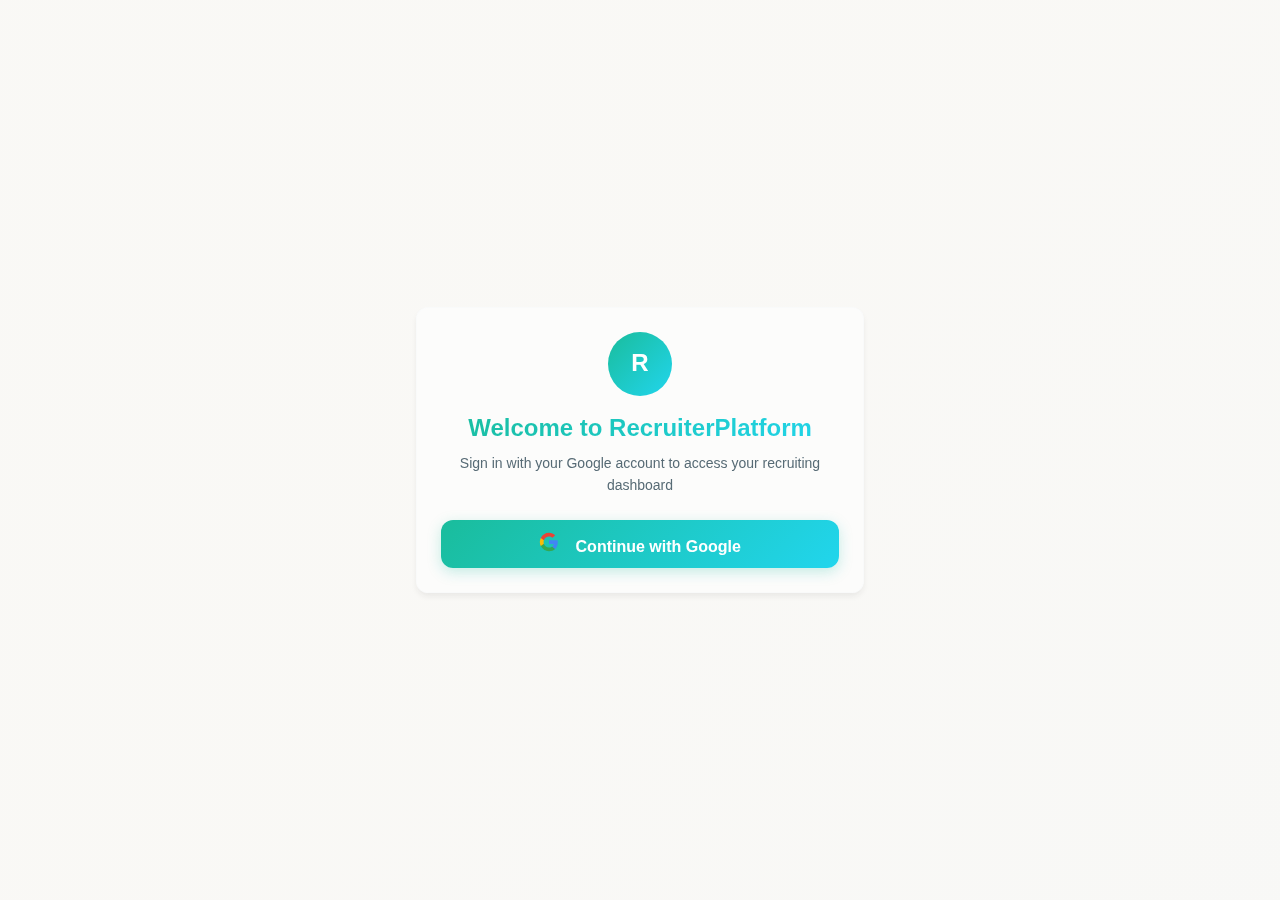
<file: html_export/auth.html>
<!DOCTYPE html>
<html lang="en">
<head>
    <meta charset="UTF-8">
    <meta name="viewport" content="width=device-width, initial-scale=1.0">
    <title>RecruiterPlatform - Sign In</title>
    <link rel="stylesheet" href="base-styles.css">
    <style>
        .auth-container {
            min-height: 100vh;
            display: flex;
            align-items: center;
            justify-content: center;
            background: linear-gradient(135deg, hsl(var(--background)), hsl(var(--background)), hsl(var(--accent) / 0.1));
            padding: 1rem;
        }
        
        .auth-card {
            width: 100%;
            max-width: 28rem;
        }
        
        .google-icon {
            width: 1.25rem;
            height: 1.25rem;
            margin-right: 0.75rem;
        }
        
        .btn-full {
            width: 100%;
            height: 3rem;
            font-size: 1rem;
        }
    </style>
</head>
<body class="theme-default">
    <div class="auth-container">
        <div class="glass-card auth-card">
            <div class="card-header text-center" style="padding-bottom: 1.5rem;">
                <div class="logo">R</div>
                <h1 class="card-title text-2xl font-bold text-gradient">
                    Welcome to RecruiterPlatform
                </h1>
                <p class="card-description">
                    Sign in with your Google account to access your recruiting dashboard
                </p>
            </div>
            <div class="card-content" style="padding-top: 0;">
                <button class="btn-gradient btn-full">
                    <svg class="google-icon" viewBox="0 0 24 24" fill="currentColor">
                        <path d="M22.56 12.25c0-.78-.07-1.53-.2-2.25H12v4.26h5.92c-.26 1.37-1.04 2.53-2.21 3.31v2.77h3.57c2.08-1.92 3.28-4.74 3.28-8.09z" fill="#4285F4"/>
                        <path d="M12 23c2.97 0 5.46-.98 7.28-2.66l-3.57-2.77c-.98.66-2.23 1.06-3.71 1.06-2.86 0-5.29-1.93-6.16-4.53H2.18v2.84C3.99 20.53 7.7 23 12 23z" fill="#34A853"/>
                        <path d="M5.84 14.09c-.22-.66-.35-1.36-.35-2.09s.13-1.43.35-2.09V7.07H2.18C1.43 8.55 1 10.22 1 12s.43 3.45 1.18 4.93l2.85-2.22.81-.62z" fill="#FBBC05"/>
                        <path d="M12 5.38c1.62 0 3.06.56 4.21 1.64l3.15-3.15C17.45 2.09 14.97 1 12 1 7.7 1 3.99 3.47 2.18 7.07l3.66 2.84c.87-2.6 3.3-4.53 6.16-4.53z" fill="#EA4335"/>
                    </svg>
                    Continue with Google
                </button>
            </div>
        </div>
    </div>
</body>
</html>
</file>
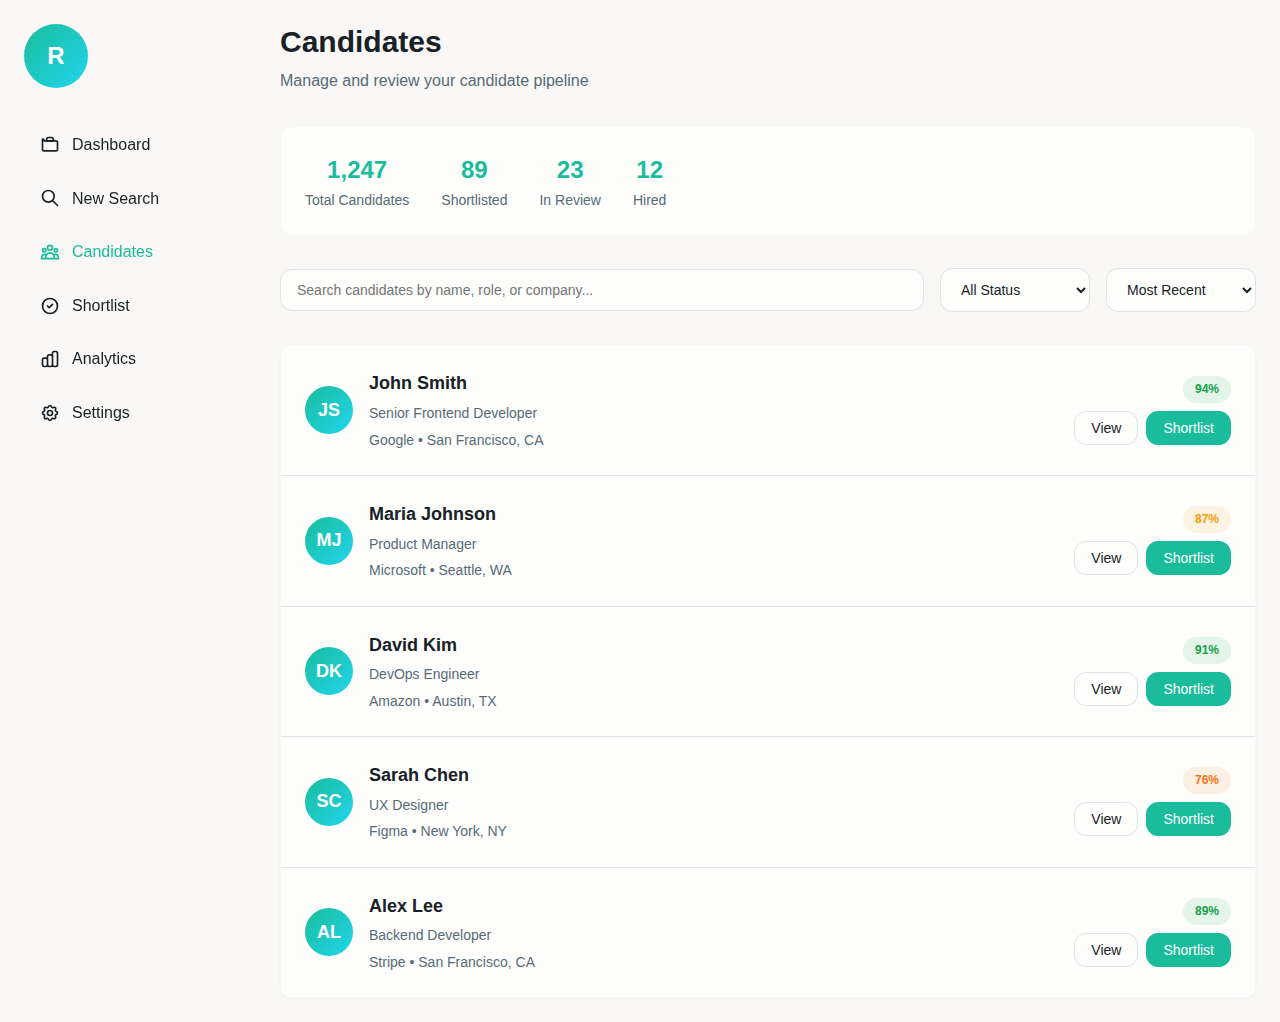
<file: html_export/candidates.html>
<!DOCTYPE html>
<html lang="en">
<head>
    <meta charset="UTF-8">
    <meta name="viewport" content="width=device-width, initial-scale=1.0">
    <title>Candidates - RecruiterPlatform</title>
    <link rel="stylesheet" href="base-styles.css">
    <style>
        .sidebar {
            width: 16rem;
            background: hsl(var(--sidebar-bg));
            border-right: 1px solid hsl(var(--sidebar-border));
            padding: 1.5rem;
            position: fixed;
            left: 0;
            top: 0;
            height: 100vh;
            overflow-y: auto;
        }
        
        .main-content {
            margin-left: 16rem;
            padding: 1.5rem;
            min-height: 100vh;
        }
        
        .nav-item {
            display: flex;
            align-items: center;
            gap: 0.75rem;
            padding: 0.75rem 1rem;
            border-radius: var(--radius);
            color: hsl(var(--sidebar-text));
            text-decoration: none;
            transition: var(--transition-all);
            margin-bottom: 0.25rem;
        }
        
        .nav-item:hover {
            background: hsl(var(--sidebar-hover));
            color: hsl(var(--sidebar-text-active));
        }
        
        .nav-item.active {
            background: hsl(var(--sidebar-accent));
            color: hsl(var(--primary));
        }
        
        .nav-icon {
            width: 1.25rem;
            height: 1.25rem;
        }
        
        .search-bar {
            display: flex;
            gap: 1rem;
            margin-bottom: 2rem;
            align-items: center;
        }
        
        .search-input {
            flex: 1;
            padding: 0.75rem 1rem;
            border: 1px solid hsl(var(--border));
            border-radius: var(--radius);
            background: hsl(var(--input));
            color: hsl(var(--foreground));
            font-size: 0.875rem;
        }
        
        .search-input:focus {
            outline: none;
            border-color: hsl(var(--ring));
            box-shadow: 0 0 0 2px hsl(var(--ring) / 0.2);
        }
        
        .filter-select {
            padding: 0.75rem 1rem;
            border: 1px solid hsl(var(--border));
            border-radius: var(--radius);
            background: hsl(var(--input));
            color: hsl(var(--foreground));
            font-size: 0.875rem;
            min-width: 150px;
        }
        
        .candidate-card {
            display: flex;
            align-items: center;
            gap: 1rem;
            padding: 1.5rem;
            border-bottom: 1px solid hsl(var(--border));
        }
        
        .candidate-card:last-child {
            border-bottom: none;
        }
        
        .candidate-avatar {
            width: 3rem;
            height: 3rem;
            border-radius: 50%;
            background: linear-gradient(135deg, hsl(var(--primary)), hsl(var(--primary-glow)));
            display: flex;
            align-items: center;
            justify-content: center;
            color: white;
            font-weight: 600;
            font-size: 1.125rem;
        }
        
        .candidate-info {
            flex: 1;
        }
        
        .candidate-name {
            font-size: 1.125rem;
            font-weight: 600;
            color: hsl(var(--foreground));
            margin-bottom: 0.25rem;
        }
        
        .candidate-role {
            color: hsl(var(--muted-foreground));
            font-size: 0.875rem;
            margin-bottom: 0.25rem;
        }
        
        .candidate-company {
            color: hsl(var(--muted-foreground));
            font-size: 0.875rem;
        }
        
        .candidate-meta {
            display: flex;
            flex-direction: column;
            align-items: flex-end;
            gap: 0.5rem;
        }
        
        .match-score {
            padding: 0.25rem 0.75rem;
            border-radius: 9999px;
            font-size: 0.75rem;
            font-weight: 600;
        }
        
        .match-excellent {
            background: hsl(var(--success) / 0.1);
            color: hsl(var(--success));
        }
        
        .match-good {
            background: hsl(var(--warning) / 0.1);
            color: hsl(var(--warning));
        }
        
        .match-fair {
            background: hsl(25 95% 53% / 0.1);
            color: hsl(25 95% 53%);
        }
        
        .candidate-actions {
            display: flex;
            gap: 0.5rem;
        }
        
        .btn-sm {
            padding: 0.5rem 1rem;
            font-size: 0.875rem;
            border-radius: var(--radius);
            border: 1px solid hsl(var(--border));
            background: hsl(var(--card));
            color: hsl(var(--foreground));
            cursor: pointer;
            transition: var(--transition-all);
        }
        
        .btn-sm:hover {
            background: hsl(var(--accent));
        }
        
        .btn-primary {
            background: hsl(var(--primary));
            color: hsl(var(--primary-foreground));
            border-color: hsl(var(--primary));
        }
        
        .btn-primary:hover {
            background: hsl(var(--primary-hover));
        }
        
        .stats-bar {
            display: flex;
            gap: 2rem;
            margin-bottom: 2rem;
            padding: 1.5rem;
            background: hsl(var(--card));
            border-radius: var(--radius);
            border: 1px solid hsl(var(--card-border));
        }
        
        .stat-item {
            text-align: center;
        }
        
        .stat-number {
            font-size: 1.5rem;
            font-weight: bold;
            color: hsl(var(--primary));
        }
        
        .stat-label {
            font-size: 0.875rem;
            color: hsl(var(--muted-foreground));
        }
    </style>
</head>
<body class="theme-default">
    <!-- Sidebar -->
    <div class="sidebar">
        <div class="logo" style="margin: 0 0 2rem 0;">R</div>
        
        <nav>
            <a href="dashboard.html" class="nav-item">
                <svg class="nav-icon" fill="none" stroke="currentColor" viewBox="0 0 24 24">
                    <path stroke-linecap="round" stroke-linejoin="round" stroke-width="2" d="M3 7v10a2 2 0 002 2h14a2 2 0 002-2V9a2 2 0 00-2-2H5a2 2 0 00-2-2z"/>
                    <path stroke-linecap="round" stroke-linejoin="round" stroke-width="2" d="M8 5a2 2 0 012-2h4a2 2 0 012 2v2H8V5z"/>
                </svg>
                Dashboard
            </a>
            <a href="#" class="nav-item">
                <svg class="nav-icon" fill="none" stroke="currentColor" viewBox="0 0 24 24">
                    <path stroke-linecap="round" stroke-linejoin="round" stroke-width="2" d="M21 21l-6-6m2-5a7 7 0 11-14 0 7 7 0 0114 0z"/>
                </svg>
                New Search
            </a>
            <a href="#" class="nav-item active">
                <svg class="nav-icon" fill="none" stroke="currentColor" viewBox="0 0 24 24">
                    <path stroke-linecap="round" stroke-linejoin="round" stroke-width="2" d="M17 20h5v-2a3 3 0 00-5.356-1.857M17 20H7m10 0v-2c0-.656-.126-1.283-.356-1.857M7 20H2v-2a3 3 0 015.356-1.857M7 20v-2c0-.656.126-1.283.356-1.857m0 0a5.002 5.002 0 019.288 0M15 7a3 3 0 11-6 0 3 3 0 016 0zm6 3a2 2 0 11-4 0 2 2 0 014 0zM7 10a2 2 0 11-4 0 2 2 0 014 0z"/>
                </svg>
                Candidates
            </a>
            <a href="#" class="nav-item">
                <svg class="nav-icon" fill="none" stroke="currentColor" viewBox="0 0 24 24">
                    <path stroke-linecap="round" stroke-linejoin="round" stroke-width="2" d="M9 12l2 2 4-4m6 2a9 9 0 11-18 0 9 9 0 0118 0z"/>
                </svg>
                Shortlist
            </a>
            <a href="#" class="nav-item">
                <svg class="nav-icon" fill="none" stroke="currentColor" viewBox="0 0 24 24">
                    <path stroke-linecap="round" stroke-linejoin="round" stroke-width="2" d="M9 19v-6a2 2 0 00-2-2H5a2 2 0 00-2 2v6a2 2 0 002 2h2a2 2 0 002-2zm0 0V9a2 2 0 012-2h2a2 2 0 012 2v10m-6 0a2 2 0 002 2h2a2 2 0 002-2m0 0V5a2 2 0 012-2h2a2 2 0 012 2v14a2 2 0 01-2 2h-2a2 2 0 01-2-2z"/>
                </svg>
                Analytics
            </a>
            <a href="#" class="nav-item">
                <svg class="nav-icon" fill="none" stroke="currentColor" viewBox="0 0 24 24">
                    <path stroke-linecap="round" stroke-linejoin="round" stroke-width="2" d="M10.325 4.317c.426-1.756 2.924-1.756 3.35 0a1.724 1.724 0 002.573 1.066c1.543-.94 3.31.826 2.37 2.37a1.724 1.724 0 001.065 2.572c1.756.426 1.756 2.924 0 3.35a1.724 1.724 0 00-1.066 2.573c.94 1.543-.826 3.31-2.37 2.37a1.724 1.724 0 00-2.572 1.065c-.426 1.756-2.924 1.756-3.35 0a1.724 1.724 0 00-2.573-1.066c-1.543.94-3.31-.826-2.37-2.37a1.724 1.724 0 00-1.065-2.572c-1.756-.426-1.756-2.924 0-3.35a1.724 1.724 0 001.066-2.573c-.94-1.543.826-3.31 2.37-2.37.996.608 2.296.07 2.572-1.065z"/>
                    <path stroke-linecap="round" stroke-linejoin="round" stroke-width="2" d="M15 12a3 3 0 11-6 0 3 3 0 016 0z"/>
                </svg>
                Settings
            </a>
        </nav>
    </div>

    <!-- Main Content -->
    <div class="main-content">
        <div class="max-w-7xl mx-auto">
            <!-- Header -->
            <div class="mb-8">
                <h1 class="text-3xl font-bold text-foreground mb-2">Candidates</h1>
                <p class="text-muted-foreground">Manage and review your candidate pipeline</p>
            </div>

            <!-- Stats Bar -->
            <div class="stats-bar">
                <div class="stat-item">
                    <div class="stat-number">1,247</div>
                    <div class="stat-label">Total Candidates</div>
                </div>
                <div class="stat-item">
                    <div class="stat-number">89</div>
                    <div class="stat-label">Shortlisted</div>
                </div>
                <div class="stat-item">
                    <div class="stat-number">23</div>
                    <div class="stat-label">In Review</div>
                </div>
                <div class="stat-item">
                    <div class="stat-number">12</div>
                    <div class="stat-label">Hired</div>
                </div>
            </div>

            <!-- Search and Filters -->
            <div class="search-bar">
                <input type="text" class="search-input" placeholder="Search candidates by name, role, or company...">
                <select class="filter-select">
                    <option value="all">All Status</option>
                    <option value="new">New</option>
                    <option value="reviewed">Reviewed</option>
                    <option value="shortlisted">Shortlisted</option>
                    <option value="hired">Hired</option>
                </select>
                <select class="filter-select">
                    <option value="recent">Most Recent</option>
                    <option value="name">Name A-Z</option>
                    <option value="match">Match Score</option>
                </select>
            </div>

            <!-- Candidates List -->
            <div class="card">
                <div class="candidate-card">
                    <div class="candidate-avatar">JS</div>
                    <div class="candidate-info">
                        <div class="candidate-name">John Smith</div>
                        <div class="candidate-role">Senior Frontend Developer</div>
                        <div class="candidate-company">Google • San Francisco, CA</div>
                    </div>
                    <div class="candidate-meta">
                        <span class="match-score match-excellent">94%</span>
                        <div class="candidate-actions">
                            <button class="btn-sm">View</button>
                            <button class="btn-sm btn-primary">Shortlist</button>
                        </div>
                    </div>
                </div>
                
                <div class="candidate-card">
                    <div class="candidate-avatar">MJ</div>
                    <div class="candidate-info">
                        <div class="candidate-name">Maria Johnson</div>
                        <div class="candidate-role">Product Manager</div>
                        <div class="candidate-company">Microsoft • Seattle, WA</div>
                    </div>
                    <div class="candidate-meta">
                        <span class="match-score match-good">87%</span>
                        <div class="candidate-actions">
                            <button class="btn-sm">View</button>
                            <button class="btn-sm btn-primary">Shortlist</button>
                        </div>
                    </div>
                </div>
                
                <div class="candidate-card">
                    <div class="candidate-avatar">DK</div>
                    <div class="candidate-info">
                        <div class="candidate-name">David Kim</div>
                        <div class="candidate-role">DevOps Engineer</div>
                        <div class="candidate-company">Amazon • Austin, TX</div>
                    </div>
                    <div class="candidate-meta">
                        <span class="match-score match-excellent">91%</span>
                        <div class="candidate-actions">
                            <button class="btn-sm">View</button>
                            <button class="btn-sm btn-primary">Shortlist</button>
                        </div>
                    </div>
                </div>
                
                <div class="candidate-card">
                    <div class="candidate-avatar">SC</div>
                    <div class="candidate-info">
                        <div class="candidate-name">Sarah Chen</div>
                        <div class="candidate-role">UX Designer</div>
                        <div class="candidate-company">Figma • New York, NY</div>
                    </div>
                    <div class="candidate-meta">
                        <span class="match-score match-fair">76%</span>
                        <div class="candidate-actions">
                            <button class="btn-sm">View</button>
                            <button class="btn-sm btn-primary">Shortlist</button>
                        </div>
                    </div>
                </div>
                
                <div class="candidate-card">
                    <div class="candidate-avatar">AL</div>
                    <div class="candidate-info">
                        <div class="candidate-name">Alex Lee</div>
                        <div class="candidate-role">Backend Developer</div>
                        <div class="candidate-company">Stripe • San Francisco, CA</div>
                    </div>
                    <div class="candidate-meta">
                        <span class="match-score match-excellent">89%</span>
                        <div class="candidate-actions">
                            <button class="btn-sm">View</button>
                            <button class="btn-sm btn-primary">Shortlist</button>
                        </div>
                    </div>
                </div>
            </div>
        </div>
    </div>
</body>
</html>
</file>
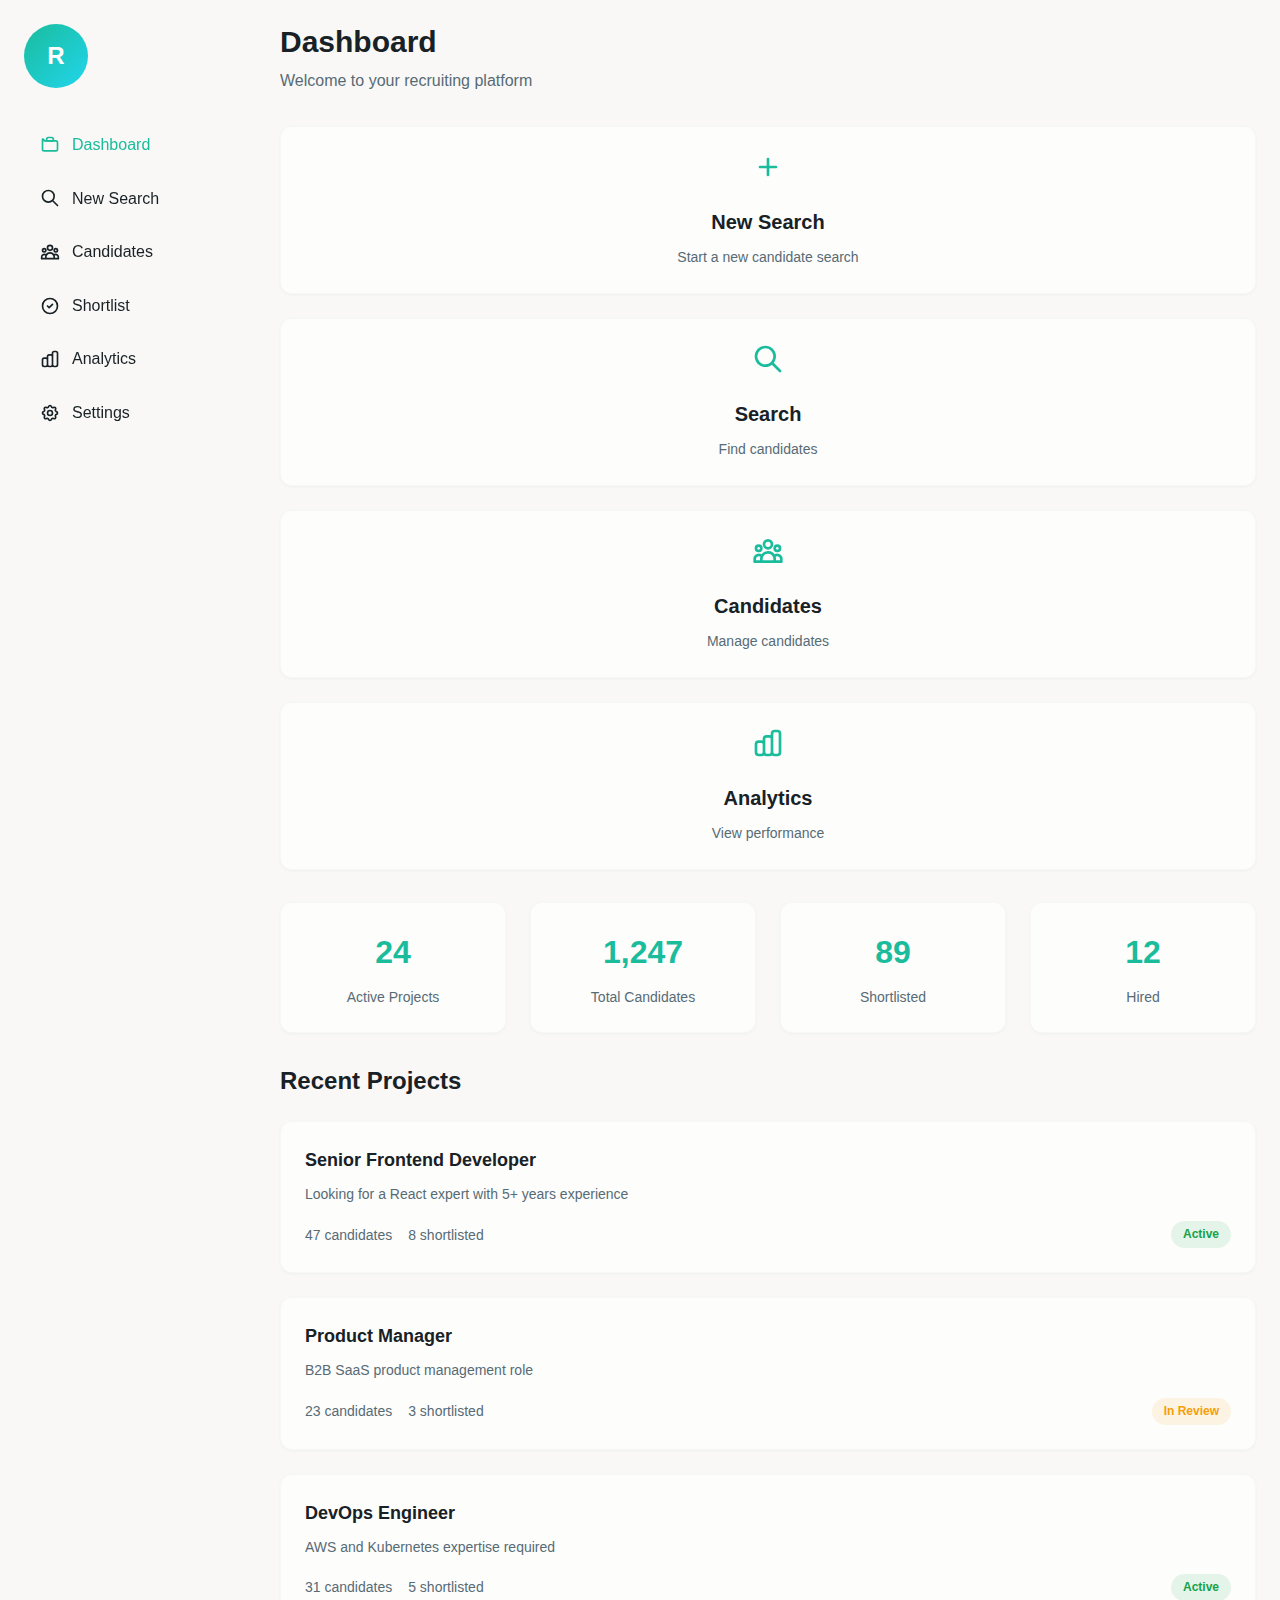
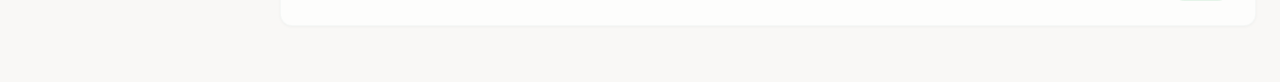
<file: html_export/dashboard.html>
<!DOCTYPE html>
<html lang="en">
<head>
    <meta charset="UTF-8">
    <meta name="viewport" content="width=device-width, initial-scale=1.0">
    <title>Dashboard - RecruiterPlatform</title>
    <link rel="stylesheet" href="base-styles.css">
    <style>
        .sidebar {
            width: 16rem;
            background: hsl(var(--sidebar-bg));
            border-right: 1px solid hsl(var(--sidebar-border));
            padding: 1.5rem;
            position: fixed;
            left: 0;
            top: 0;
            height: 100vh;
            overflow-y: auto;
        }
        
        .main-content {
            margin-left: 16rem;
            padding: 1.5rem;
            min-height: 100vh;
        }
        
        .nav-item {
            display: flex;
            align-items: center;
            gap: 0.75rem;
            padding: 0.75rem 1rem;
            border-radius: var(--radius);
            color: hsl(var(--sidebar-text));
            text-decoration: none;
            transition: var(--transition-all);
            margin-bottom: 0.25rem;
        }
        
        .nav-item:hover {
            background: hsl(var(--sidebar-hover));
            color: hsl(var(--sidebar-text-active));
        }
        
        .nav-item.active {
            background: hsl(var(--sidebar-accent));
            color: hsl(var(--primary));
        }
        
        .nav-icon {
            width: 1.25rem;
            height: 1.25rem;
        }
        
        .quick-action-card {
            padding: 1.5rem;
            text-align: center;
        }
        
        .quick-action-icon {
            width: 2rem;
            height: 2rem;
            margin: 0 auto 1rem;
            color: hsl(var(--primary));
        }
        
        .stats-grid {
            display: grid;
            grid-template-columns: repeat(auto-fit, minmax(200px, 1fr));
            gap: 1.5rem;
            margin-bottom: 2rem;
        }
        
        .stat-card {
            padding: 1.5rem;
            text-align: center;
        }
        
        .stat-number {
            font-size: 2rem;
            font-weight: bold;
            color: hsl(var(--primary));
            margin-bottom: 0.5rem;
        }
        
        .stat-label {
            color: hsl(var(--muted-foreground));
            font-size: 0.875rem;
        }
        
        .project-card {
            padding: 1.5rem;
        }
        
        .project-title {
            font-size: 1.125rem;
            font-weight: 600;
            margin-bottom: 0.5rem;
        }
        
        .project-meta {
            display: flex;
            justify-content: space-between;
            align-items: center;
            margin-top: 1rem;
        }
        
        .project-stats {
            display: flex;
            gap: 1rem;
            font-size: 0.875rem;
            color: hsl(var(--muted-foreground));
        }
        
        .badge {
            display: inline-flex;
            align-items: center;
            padding: 0.25rem 0.75rem;
            border-radius: 9999px;
            font-size: 0.75rem;
            font-weight: 600;
        }
        
        .badge-success {
            background: hsl(var(--success) / 0.1);
            color: hsl(var(--success));
        }
        
        .badge-warning {
            background: hsl(var(--warning) / 0.1);
            color: hsl(var(--warning));
        }
    </style>
</head>
<body class="theme-default">
    <!-- Sidebar -->
    <div class="sidebar">
        <div class="logo" style="margin: 0 0 2rem 0;">R</div>
        
        <nav>
            <a href="#" class="nav-item active">
                <svg class="nav-icon" fill="none" stroke="currentColor" viewBox="0 0 24 24">
                    <path stroke-linecap="round" stroke-linejoin="round" stroke-width="2" d="M3 7v10a2 2 0 002 2h14a2 2 0 002-2V9a2 2 0 00-2-2H5a2 2 0 00-2-2z"/>
                    <path stroke-linecap="round" stroke-linejoin="round" stroke-width="2" d="M8 5a2 2 0 012-2h4a2 2 0 012 2v2H8V5z"/>
                </svg>
                Dashboard
            </a>
            <a href="#" class="nav-item">
                <svg class="nav-icon" fill="none" stroke="currentColor" viewBox="0 0 24 24">
                    <path stroke-linecap="round" stroke-linejoin="round" stroke-width="2" d="M21 21l-6-6m2-5a7 7 0 11-14 0 7 7 0 0114 0z"/>
                </svg>
                New Search
            </a>
            <a href="#" class="nav-item">
                <svg class="nav-icon" fill="none" stroke="currentColor" viewBox="0 0 24 24">
                    <path stroke-linecap="round" stroke-linejoin="round" stroke-width="2" d="M17 20h5v-2a3 3 0 00-5.356-1.857M17 20H7m10 0v-2c0-.656-.126-1.283-.356-1.857M7 20H2v-2a3 3 0 015.356-1.857M7 20v-2c0-.656.126-1.283.356-1.857m0 0a5.002 5.002 0 019.288 0M15 7a3 3 0 11-6 0 3 3 0 016 0zm6 3a2 2 0 11-4 0 2 2 0 014 0zM7 10a2 2 0 11-4 0 2 2 0 014 0z"/>
                </svg>
                Candidates
            </a>
            <a href="#" class="nav-item">
                <svg class="nav-icon" fill="none" stroke="currentColor" viewBox="0 0 24 24">
                    <path stroke-linecap="round" stroke-linejoin="round" stroke-width="2" d="M9 12l2 2 4-4m6 2a9 9 0 11-18 0 9 9 0 0118 0z"/>
                </svg>
                Shortlist
            </a>
            <a href="#" class="nav-item">
                <svg class="nav-icon" fill="none" stroke="currentColor" viewBox="0 0 24 24">
                    <path stroke-linecap="round" stroke-linejoin="round" stroke-width="2" d="M9 19v-6a2 2 0 00-2-2H5a2 2 0 00-2 2v6a2 2 0 002 2h2a2 2 0 002-2zm0 0V9a2 2 0 012-2h2a2 2 0 012 2v10m-6 0a2 2 0 002 2h2a2 2 0 002-2m0 0V5a2 2 0 012-2h2a2 2 0 012 2v14a2 2 0 01-2 2h-2a2 2 0 01-2-2z"/>
                </svg>
                Analytics
            </a>
            <a href="#" class="nav-item">
                <svg class="nav-icon" fill="none" stroke="currentColor" viewBox="0 0 24 24">
                    <path stroke-linecap="round" stroke-linejoin="round" stroke-width="2" d="M10.325 4.317c.426-1.756 2.924-1.756 3.35 0a1.724 1.724 0 002.573 1.066c1.543-.94 3.31.826 2.37 2.37a1.724 1.724 0 001.065 2.572c1.756.426 1.756 2.924 0 3.35a1.724 1.724 0 00-1.066 2.573c.94 1.543-.826 3.31-2.37 2.37a1.724 1.724 0 00-2.572 1.065c-.426 1.756-2.924 1.756-3.35 0a1.724 1.724 0 00-2.573-1.066c-1.543.94-3.31-.826-2.37-2.37a1.724 1.724 0 00-1.065-2.572c-1.756-.426-1.756-2.924 0-3.35a1.724 1.724 0 001.066-2.573c-.94-1.543.826-3.31 2.37-2.37.996.608 2.296.07 2.572-1.065z"/>
                    <path stroke-linecap="round" stroke-linejoin="round" stroke-width="2" d="M15 12a3 3 0 11-6 0 3 3 0 016 0z"/>
                </svg>
                Settings
            </a>
        </nav>
    </div>

    <!-- Main Content -->
    <div class="main-content">
        <div class="max-w-7xl mx-auto">
            <!-- Header -->
            <div class="mb-8">
                <h1 class="text-3xl font-bold text-foreground mb-2">Dashboard</h1>
                <p class="text-muted-foreground">Welcome to your recruiting platform</p>
            </div>

            <!-- Quick Actions -->
            <div class="grid grid-cols-1 md:grid-cols-2 lg:grid-cols-4 gap-6 mb-8">
                <div class="card hover-lift">
                    <div class="quick-action-card">
                        <svg class="quick-action-icon" fill="none" stroke="currentColor" viewBox="0 0 24 24">
                            <path stroke-linecap="round" stroke-linejoin="round" stroke-width="2" d="M12 6v6m0 0v6m0-6h6m-6 0H6"/>
                        </svg>
                        <h3 class="card-title">New Search</h3>
                        <p class="card-description">Start a new candidate search</p>
                    </div>
                </div>
                
                <div class="card hover-lift">
                    <div class="quick-action-card">
                        <svg class="quick-action-icon" fill="none" stroke="currentColor" viewBox="0 0 24 24">
                            <path stroke-linecap="round" stroke-linejoin="round" stroke-width="2" d="M21 21l-6-6m2-5a7 7 0 11-14 0 7 7 0 0114 0z"/>
                        </svg>
                        <h3 class="card-title">Search</h3>
                        <p class="card-description">Find candidates</p>
                    </div>
                </div>
                
                <div class="card hover-lift">
                    <div class="quick-action-card">
                        <svg class="quick-action-icon" fill="none" stroke="currentColor" viewBox="0 0 24 24">
                            <path stroke-linecap="round" stroke-linejoin="round" stroke-width="2" d="M17 20h5v-2a3 3 0 00-5.356-1.857M17 20H7m10 0v-2c0-.656-.126-1.283-.356-1.857M7 20H2v-2a3 3 0 015.356-1.857M7 20v-2c0-.656.126-1.283.356-1.857m0 0a5.002 5.002 0 019.288 0M15 7a3 3 0 11-6 0 3 3 0 016 0zm6 3a2 2 0 11-4 0 2 2 0 014 0zM7 10a2 2 0 11-4 0 2 2 0 014 0z"/>
                        </svg>
                        <h3 class="card-title">Candidates</h3>
                        <p class="card-description">Manage candidates</p>
                    </div>
                </div>
                
                <div class="card hover-lift">
                    <div class="quick-action-card">
                        <svg class="quick-action-icon" fill="none" stroke="currentColor" viewBox="0 0 24 24">
                            <path stroke-linecap="round" stroke-linejoin="round" stroke-width="2" d="M9 19v-6a2 2 0 00-2-2H5a2 2 0 00-2 2v6a2 2 0 002 2h2a2 2 0 002-2zm0 0V9a2 2 0 012-2h2a2 2 0 012 2v10m-6 0a2 2 0 002 2h2a2 2 0 002-2m0 0V5a2 2 0 012-2h2a2 2 0 012 2v14a2 2 0 01-2 2h-2a2 2 0 01-2-2z"/>
                        </svg>
                        <h3 class="card-title">Analytics</h3>
                        <p class="card-description">View performance</p>
                    </div>
                </div>
            </div>

            <!-- Stats Overview -->
            <div class="stats-grid">
                <div class="card">
                    <div class="stat-card">
                        <div class="stat-number">24</div>
                        <div class="stat-label">Active Projects</div>
                    </div>
                </div>
                <div class="card">
                    <div class="stat-card">
                        <div class="stat-number">1,247</div>
                        <div class="stat-label">Total Candidates</div>
                    </div>
                </div>
                <div class="card">
                    <div class="stat-card">
                        <div class="stat-number">89</div>
                        <div class="stat-label">Shortlisted</div>
                    </div>
                </div>
                <div class="card">
                    <div class="stat-card">
                        <div class="stat-number">12</div>
                        <div class="stat-label">Hired</div>
                    </div>
                </div>
            </div>

            <!-- Recent Projects -->
            <div class="mb-8">
                <h2 class="text-2xl font-bold text-foreground mb-6">Recent Projects</h2>
                <div class="grid grid-cols-1 md:grid-cols-2 lg:grid-cols-3 gap-6">
                    <div class="card">
                        <div class="project-card">
                            <h3 class="project-title">Senior Frontend Developer</h3>
                            <p class="card-description">Looking for a React expert with 5+ years experience</p>
                            <div class="project-meta">
                                <div class="project-stats">
                                    <span>47 candidates</span>
                                    <span>8 shortlisted</span>
                                </div>
                                <span class="badge badge-success">Active</span>
                            </div>
                        </div>
                    </div>
                    
                    <div class="card">
                        <div class="project-card">
                            <h3 class="project-title">Product Manager</h3>
                            <p class="card-description">B2B SaaS product management role</p>
                            <div class="project-meta">
                                <div class="project-stats">
                                    <span>23 candidates</span>
                                    <span>3 shortlisted</span>
                                </div>
                                <span class="badge badge-warning">In Review</span>
                            </div>
                        </div>
                    </div>
                    
                    <div class="card">
                        <div class="project-card">
                            <h3 class="project-title">DevOps Engineer</h3>
                            <p class="card-description">AWS and Kubernetes expertise required</p>
                            <div class="project-meta">
                                <div class="project-stats">
                                    <span>31 candidates</span>
                                    <span>5 shortlisted</span>
                                </div>
                                <span class="badge badge-success">Active</span>
                            </div>
                        </div>
                    </div>
                </div>
            </div>
        </div>
    </div>
</body>
</html>
</file>
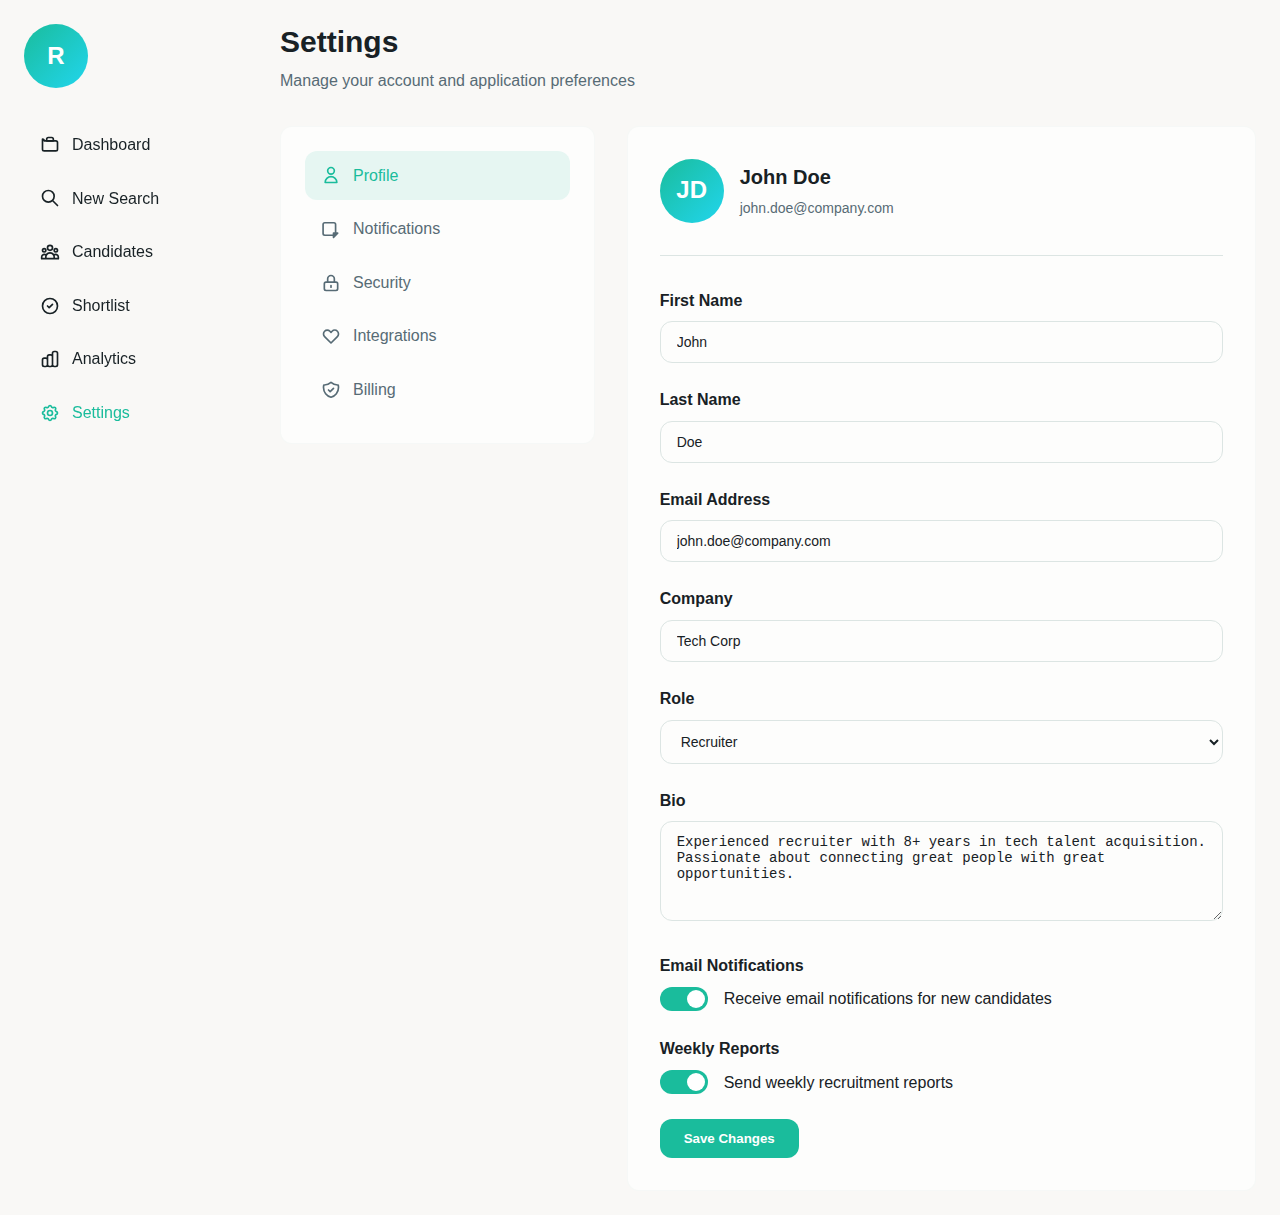
<file: html_export/settings.html>
<!DOCTYPE html>
<html lang="en">
<head>
    <meta charset="UTF-8">
    <meta name="viewport" content="width=device-width, initial-scale=1.0">
    <title>Settings - RecruiterPlatform</title>
    <link rel="stylesheet" href="base-styles.css">
    <style>
        .sidebar {
            width: 16rem;
            background: hsl(var(--sidebar-bg));
            border-right: 1px solid hsl(var(--sidebar-border));
            padding: 1.5rem;
            position: fixed;
            left: 0;
            top: 0;
            height: 100vh;
            overflow-y: auto;
        }
        
        .main-content {
            margin-left: 16rem;
            padding: 1.5rem;
            min-height: 100vh;
        }
        
        .nav-item {
            display: flex;
            align-items: center;
            gap: 0.75rem;
            padding: 0.75rem 1rem;
            border-radius: var(--radius);
            color: hsl(var(--sidebar-text));
            text-decoration: none;
            transition: var(--transition-all);
            margin-bottom: 0.25rem;
        }
        
        .nav-item:hover {
            background: hsl(var(--sidebar-hover));
            color: hsl(var(--sidebar-text-active));
        }
        
        .nav-item.active {
            background: hsl(var(--sidebar-accent));
            color: hsl(var(--primary));
        }
        
        .nav-icon {
            width: 1.25rem;
            height: 1.25rem;
        }
        
        .settings-grid {
            display: grid;
            grid-template-columns: 1fr 2fr;
            gap: 2rem;
        }
        
        .settings-nav {
            background: hsl(var(--card));
            border: 1px solid hsl(var(--card-border));
            border-radius: var(--radius);
            padding: 1.5rem;
            height: fit-content;
        }
        
        .settings-nav-item {
            display: flex;
            align-items: center;
            gap: 0.75rem;
            padding: 0.75rem 1rem;
            border-radius: var(--radius);
            color: hsl(var(--muted-foreground));
            text-decoration: none;
            transition: var(--transition-all);
            margin-bottom: 0.25rem;
        }
        
        .settings-nav-item:hover {
            background: hsl(var(--accent));
            color: hsl(var(--accent-foreground));
        }
        
        .settings-nav-item.active {
            background: hsl(var(--primary) / 0.1);
            color: hsl(var(--primary));
        }
        
        .settings-content {
            background: hsl(var(--card));
            border: 1px solid hsl(var(--card-border));
            border-radius: var(--radius);
            padding: 2rem;
        }
        
        .form-group {
            margin-bottom: 1.5rem;
        }
        
        .form-label {
            display: block;
            font-weight: 600;
            color: hsl(var(--foreground));
            margin-bottom: 0.5rem;
        }
        
        .form-input {
            width: 100%;
            padding: 0.75rem 1rem;
            border: 1px solid hsl(var(--border));
            border-radius: var(--radius);
            background: hsl(var(--input));
            color: hsl(var(--foreground));
            font-size: 0.875rem;
        }
        
        .form-input:focus {
            outline: none;
            border-color: hsl(var(--ring));
            box-shadow: 0 0 0 2px hsl(var(--ring) / 0.2);
        }
        
        .form-textarea {
            min-height: 100px;
            resize: vertical;
        }
        
        .form-select {
            width: 100%;
            padding: 0.75rem 1rem;
            border: 1px solid hsl(var(--border));
            border-radius: var(--radius);
            background: hsl(var(--input));
            color: hsl(var(--foreground));
            font-size: 0.875rem;
        }
        
        .toggle-switch {
            position: relative;
            display: inline-block;
            width: 3rem;
            height: 1.5rem;
        }
        
        .toggle-switch input {
            opacity: 0;
            width: 0;
            height: 0;
        }
        
        .toggle-slider {
            position: absolute;
            cursor: pointer;
            top: 0;
            left: 0;
            right: 0;
            bottom: 0;
            background-color: hsl(var(--muted));
            transition: var(--transition-all);
            border-radius: 1.5rem;
        }
        
        .toggle-slider:before {
            position: absolute;
            content: "";
            height: 1.125rem;
            width: 1.125rem;
            left: 0.1875rem;
            bottom: 0.1875rem;
            background-color: white;
            transition: var(--transition-all);
            border-radius: 50%;
        }
        
        input:checked + .toggle-slider {
            background-color: hsl(var(--primary));
        }
        
        input:checked + .toggle-slider:before {
            transform: translateX(1.5rem);
        }
        
        .btn-save {
            background: hsl(var(--primary));
            color: hsl(var(--primary-foreground));
            border: none;
            border-radius: var(--radius);
            padding: 0.75rem 1.5rem;
            font-weight: 600;
            cursor: pointer;
            transition: var(--transition-all);
        }
        
        .btn-save:hover {
            background: hsl(var(--primary-hover));
        }
        
        .profile-section {
            display: flex;
            align-items: center;
            gap: 1rem;
            margin-bottom: 2rem;
            padding-bottom: 2rem;
            border-bottom: 1px solid hsl(var(--border));
        }
        
        .profile-avatar {
            width: 4rem;
            height: 4rem;
            border-radius: 50%;
            background: linear-gradient(135deg, hsl(var(--primary)), hsl(var(--primary-glow)));
            display: flex;
            align-items: center;
            justify-content: center;
            color: white;
            font-size: 1.5rem;
            font-weight: bold;
        }
        
        .profile-info h3 {
            font-size: 1.25rem;
            font-weight: 600;
            color: hsl(var(--foreground));
            margin-bottom: 0.25rem;
        }
        
        .profile-info p {
            color: hsl(var(--muted-foreground));
            font-size: 0.875rem;
        }
    </style>
</head>
<body class="theme-default">
    <!-- Sidebar -->
    <div class="sidebar">
        <div class="logo" style="margin: 0 0 2rem 0;">R</div>
        
        <nav>
            <a href="dashboard.html" class="nav-item">
                <svg class="nav-icon" fill="none" stroke="currentColor" viewBox="0 0 24 24">
                    <path stroke-linecap="round" stroke-linejoin="round" stroke-width="2" d="M3 7v10a2 2 0 002 2h14a2 2 0 002-2V9a2 2 0 00-2-2H5a2 2 0 00-2-2z"/>
                    <path stroke-linecap="round" stroke-linejoin="round" stroke-width="2" d="M8 5a2 2 0 012-2h4a2 2 0 012 2v2H8V5z"/>
                </svg>
                Dashboard
            </a>
            <a href="#" class="nav-item">
                <svg class="nav-icon" fill="none" stroke="currentColor" viewBox="0 0 24 24">
                    <path stroke-linecap="round" stroke-linejoin="round" stroke-width="2" d="M21 21l-6-6m2-5a7 7 0 11-14 0 7 7 0 0114 0z"/>
                </svg>
                New Search
            </a>
            <a href="candidates.html" class="nav-item">
                <svg class="nav-icon" fill="none" stroke="currentColor" viewBox="0 0 24 24">
                    <path stroke-linecap="round" stroke-linejoin="round" stroke-width="2" d="M17 20h5v-2a3 3 0 00-5.356-1.857M17 20H7m10 0v-2c0-.656-.126-1.283-.356-1.857M7 20H2v-2a3 3 0 015.356-1.857M7 20v-2c0-.656.126-1.283.356-1.857m0 0a5.002 5.002 0 019.288 0M15 7a3 3 0 11-6 0 3 3 0 016 0zm6 3a2 2 0 11-4 0 2 2 0 014 0zM7 10a2 2 0 11-4 0 2 2 0 014 0z"/>
                </svg>
                Candidates
            </a>
            <a href="#" class="nav-item">
                <svg class="nav-icon" fill="none" stroke="currentColor" viewBox="0 0 24 24">
                    <path stroke-linecap="round" stroke-linejoin="round" stroke-width="2" d="M9 12l2 2 4-4m6 2a9 9 0 11-18 0 9 9 0 0118 0z"/>
                </svg>
                Shortlist
            </a>
            <a href="#" class="nav-item">
                <svg class="nav-icon" fill="none" stroke="currentColor" viewBox="0 0 24 24">
                    <path stroke-linecap="round" stroke-linejoin="round" stroke-width="2" d="M9 19v-6a2 2 0 00-2-2H5a2 2 0 00-2 2v6a2 2 0 002 2h2a2 2 0 002-2zm0 0V9a2 2 0 012-2h2a2 2 0 012 2v10m-6 0a2 2 0 002 2h2a2 2 0 002-2m0 0V5a2 2 0 012-2h2a2 2 0 012 2v14a2 2 0 01-2 2h-2a2 2 0 01-2-2z"/>
                </svg>
                Analytics
            </a>
            <a href="#" class="nav-item active">
                <svg class="nav-icon" fill="none" stroke="currentColor" viewBox="0 0 24 24">
                    <path stroke-linecap="round" stroke-linejoin="round" stroke-width="2" d="M10.325 4.317c.426-1.756 2.924-1.756 3.35 0a1.724 1.724 0 002.573 1.066c1.543-.94 3.31.826 2.37 2.37a1.724 1.724 0 001.065 2.572c1.756.426 1.756 2.924 0 3.35a1.724 1.724 0 00-1.066 2.573c.94 1.543-.826 3.31-2.37 2.37a1.724 1.724 0 00-2.572 1.065c-.426 1.756-2.924 1.756-3.35 0a1.724 1.724 0 00-2.573-1.066c-1.543.94-3.31-.826-2.37-2.37a1.724 1.724 0 00-1.065-2.572c-1.756-.426-1.756-2.924 0-3.35a1.724 1.724 0 001.066-2.573c-.94-1.543.826-3.31 2.37-2.37.996.608 2.296.07 2.572-1.065z"/>
                    <path stroke-linecap="round" stroke-linejoin="round" stroke-width="2" d="M15 12a3 3 0 11-6 0 3 3 0 016 0z"/>
                </svg>
                Settings
            </a>
        </nav>
    </div>

    <!-- Main Content -->
    <div class="main-content">
        <div class="max-w-7xl mx-auto">
            <!-- Header -->
            <div class="mb-8">
                <h1 class="text-3xl font-bold text-foreground mb-2">Settings</h1>
                <p class="text-muted-foreground">Manage your account and application preferences</p>
            </div>

            <div class="settings-grid">
                <!-- Settings Navigation -->
                <div class="settings-nav">
                    <a href="#" class="settings-nav-item active">
                        <svg class="nav-icon" fill="none" stroke="currentColor" viewBox="0 0 24 24">
                            <path stroke-linecap="round" stroke-linejoin="round" stroke-width="2" d="M16 7a4 4 0 11-8 0 4 4 0 018 0zM12 14a7 7 0 00-7 7h14a7 7 0 00-7-7z"/>
                        </svg>
                        Profile
                    </a>
                    <a href="#" class="settings-nav-item">
                        <svg class="nav-icon" fill="none" stroke="currentColor" viewBox="0 0 24 24">
                            <path stroke-linecap="round" stroke-linejoin="round" stroke-width="2" d="M15 17h5l-5 5v-5zM4.5 19.5h11a2 2 0 002-2v-11a2 2 0 00-2-2h-11a2 2 0 00-2 2v11a2 2 0 002 2z"/>
                        </svg>
                        Notifications
                    </a>
                    <a href="#" class="settings-nav-item">
                        <svg class="nav-icon" fill="none" stroke="currentColor" viewBox="0 0 24 24">
                            <path stroke-linecap="round" stroke-linejoin="round" stroke-width="2" d="M12 15v2m-6 4h12a2 2 0 002-2v-6a2 2 0 00-2-2H6a2 2 0 00-2 2v6a2 2 0 002 2zm10-10V7a4 4 0 00-8 0v4h8z"/>
                        </svg>
                        Security
                    </a>
                    <a href="#" class="settings-nav-item">
                        <svg class="nav-icon" fill="none" stroke="currentColor" viewBox="0 0 24 24">
                            <path stroke-linecap="round" stroke-linejoin="round" stroke-width="2" d="M4.318 6.318a4.5 4.5 0 000 6.364L12 20.364l7.682-7.682a4.5 4.5 0 00-6.364-6.364L12 7.636l-1.318-1.318a4.5 4.5 0 00-6.364 0z"/>
                        </svg>
                        Integrations
                    </a>
                    <a href="#" class="settings-nav-item">
                        <svg class="nav-icon" fill="none" stroke="currentColor" viewBox="0 0 24 24">
                            <path stroke-linecap="round" stroke-linejoin="round" stroke-width="2" d="M9 12l2 2 4-4m5.618-4.016A11.955 11.955 0 0112 2.944a11.955 11.955 0 01-8.618 3.04A12.02 12.02 0 003 9c0 5.591 3.824 10.29 9 11.622 5.176-1.332 9-6.03 9-11.622 0-1.042-.133-2.052-.382-3.016z"/>
                        </svg>
                        Billing
                    </a>
                </div>

                <!-- Settings Content -->
                <div class="settings-content">
                    <div class="profile-section">
                        <div class="profile-avatar">JD</div>
                        <div class="profile-info">
                            <h3>John Doe</h3>
                            <p>john.doe@company.com</p>
                        </div>
                    </div>

                    <form>
                        <div class="form-group">
                            <label class="form-label" for="firstName">First Name</label>
                            <input type="text" id="firstName" class="form-input" value="John">
                        </div>

                        <div class="form-group">
                            <label class="form-label" for="lastName">Last Name</label>
                            <input type="text" id="lastName" class="form-input" value="Doe">
                        </div>

                        <div class="form-group">
                            <label class="form-label" for="email">Email Address</label>
                            <input type="email" id="email" class="form-input" value="john.doe@company.com">
                        </div>

                        <div class="form-group">
                            <label class="form-label" for="company">Company</label>
                            <input type="text" id="company" class="form-input" value="Tech Corp">
                        </div>

                        <div class="form-group">
                            <label class="form-label" for="role">Role</label>
                            <select id="role" class="form-select">
                                <option value="recruiter">Recruiter</option>
                                <option value="hiring-manager">Hiring Manager</option>
                                <option value="talent-acquisition">Talent Acquisition</option>
                                <option value="hr-director">HR Director</option>
                            </select>
                        </div>

                        <div class="form-group">
                            <label class="form-label" for="bio">Bio</label>
                            <textarea id="bio" class="form-input form-textarea" placeholder="Tell us about yourself...">Experienced recruiter with 8+ years in tech talent acquisition. Passionate about connecting great people with great opportunities.</textarea>
                        </div>

                        <div class="form-group">
                            <label class="form-label">Email Notifications</label>
                            <div style="display: flex; align-items: center; gap: 1rem; margin-top: 0.5rem;">
                                <label class="toggle-switch">
                                    <input type="checkbox" checked>
                                    <span class="toggle-slider"></span>
                                </label>
                                <span>Receive email notifications for new candidates</span>
                            </div>
                        </div>

                        <div class="form-group">
                            <label class="form-label">Weekly Reports</label>
                            <div style="display: flex; align-items: center; gap: 1rem; margin-top: 0.5rem;">
                                <label class="toggle-switch">
                                    <input type="checkbox" checked>
                                    <span class="toggle-slider"></span>
                                </label>
                                <span>Send weekly recruitment reports</span>
                            </div>
                        </div>

                        <button type="submit" class="btn-save">Save Changes</button>
                    </form>
                </div>
            </div>
        </div>
    </div>
</body>
</html>
</file>
<file: html_export/base-styles.css>
/* Modern SaaS Design System - Gradient & Glassmorphism */
/* Base styles for HTML export */

:root {
  /* Border radius */
  --radius: 0.75rem;
  
  /* Transitions */
  --transition-all: all 0.2s cubic-bezier(0.4, 0, 0.2, 1);
  --transition-smooth: all 0.3s cubic-bezier(0.4, 0, 0.2, 1);
}

/* Default theme (Emerald scheme) */
.theme-default {
  /* Base surfaces - Warm neutrals */
  --background: 45 23% 97%; /* Warm off-white */
  --foreground: 200 20% 12%; /* Deep slate text */
  
  /* Primary gradient system - Emerald to Teal */
  --primary: 168 76% 42%; /* Deep emerald (#059669) */
  --primary-glow: 187 85% 53%; /* Warm teal (#14B8A6) */
  --primary-foreground: 0 0% 100%;
  --primary-hover: 168 76% 48%;
  
  /* Glassmorphism surfaces */
  --glass: 45 23% 99% / 0.8; /* Warm semi-transparent white */
  --glass-border: 168 25% 95% / 0.2; /* Subtle sage border */
  --glass-shadow: 200 15% 15% / 0.08; /* Soft slate shadow */
  
  /* Card system with elevation */
  --card: 45 23% 99%; /* Warm white cards */
  --card-foreground: 200 20% 12%; /* Deep slate text */
  --card-border: 168 15% 92% / 0.3; /* Sage border */
  --card-shadow: 200 15% 15% / 0.04; /* Elegant slate shadow */
  --card-hover: 168 76% 42% / 0.02; /* Subtle emerald tint */
  
  /* Accent system */
  --accent: 168 50% 96%; /* Very light sage */
  --accent-foreground: 168 76% 25%; /* Deep emerald text */
  --accent-glow: 168 76% 42% / 0.12; /* Emerald glow */
  
  /* Secondary surfaces */
  --secondary: 168 25% 94%; /* Light sage */
  --secondary-foreground: 200 15% 40%; /* Muted slate */
  
  /* Muted elements */
  --muted: 168 25% 94%; /* Light sage */
  --muted-foreground: 200 15% 40%; /* Muted slate */
  
  /* Status colors */
  --success: 142 76% 36%;
  --warning: 38 92% 50%;
  --destructive: 0 84% 60%;
  
  /* Form elements */
  --border: 168 15% 88%; /* Sage border */
  --input: 45 23% 99%; /* Warm white input */
  --ring: 168 76% 42%; /* Emerald focus ring */
}

/* Base styles */
* {
  box-sizing: border-box;
  margin: 0;
  padding: 0;
}

body {
  font-family: -apple-system, BlinkMacSystemFont, "Segoe UI", Roboto, "Helvetica Neue", Arial, sans-serif;
  background: hsl(var(--background));
  color: hsl(var(--foreground));
  line-height: 1.6;
  -webkit-font-smoothing: antialiased;
  -moz-osx-font-smoothing: grayscale;
}

/* Glass card component */
.glass-card {
  background: hsl(var(--glass));
  border: 1px solid hsl(var(--glass-border));
  border-radius: var(--radius);
  box-shadow: 0 4px 6px -1px hsl(var(--glass-shadow));
  backdrop-filter: blur(12px);
  -webkit-backdrop-filter: blur(12px);
}

/* Gradient button */
.btn-gradient {
  background: linear-gradient(135deg, hsl(var(--primary)), hsl(var(--primary-glow)));
  color: hsl(var(--primary-foreground));
  border: none;
  border-radius: var(--radius);
  padding: 0.75rem 1.5rem;
  font-weight: 600;
  cursor: pointer;
  transition: var(--transition-all);
  box-shadow: 0 4px 14px 0 hsl(var(--primary) / 0.25);
}

.btn-gradient:hover {
  transform: translateY(-1px);
  box-shadow: 0 8px 25px 0 hsl(var(--primary) / 0.35);
}

/* Card styles */
.card {
  background: hsl(var(--card));
  border: 1px solid hsl(var(--card-border));
  border-radius: var(--radius);
  box-shadow: 0 1px 3px 0 hsl(var(--card-shadow));
  transition: var(--transition-all);
}

.card:hover {
  background: hsl(var(--card-hover));
  transform: translateY(-2px);
  box-shadow: 0 4px 12px 0 hsl(var(--card-shadow));
}

.card-header {
  padding: 1.5rem 1.5rem 0;
}

.card-title {
  font-size: 1.25rem;
  font-weight: 600;
  color: hsl(var(--card-foreground));
  margin-bottom: 0.5rem;
}

.card-description {
  color: hsl(var(--muted-foreground));
  font-size: 0.875rem;
}

.card-content {
  padding: 1.5rem;
}

/* Grid layouts */
.grid {
  display: grid;
  gap: 1.5rem;
}

.grid-cols-1 { grid-template-columns: repeat(1, minmax(0, 1fr)); }
.grid-cols-2 { grid-template-columns: repeat(2, minmax(0, 1fr)); }
.grid-cols-3 { grid-template-columns: repeat(3, minmax(0, 1fr)); }
.grid-cols-4 { grid-template-columns: repeat(4, minmax(0, 1fr)); }

@media (min-width: 768px) {
  .md\\:grid-cols-2 { grid-template-columns: repeat(2, minmax(0, 1fr)); }
  .md\\:grid-cols-3 { grid-template-columns: repeat(3, minmax(0, 1fr)); }
  .md\\:grid-cols-4 { grid-template-columns: repeat(4, minmax(0, 1fr)); }
}

@media (min-width: 1024px) {
  .lg\\:grid-cols-3 { grid-template-columns: repeat(3, minmax(0, 1fr)); }
  .lg\\:grid-cols-4 { grid-template-columns: repeat(4, minmax(0, 1fr)); }
}

/* Flex utilities */
.flex { display: flex; }
.items-center { align-items: center; }
.justify-center { justify-content: center; }
.justify-between { justify-content: space-between; }
.gap-2 { gap: 0.5rem; }
.gap-4 { gap: 1rem; }
.gap-6 { gap: 1.5rem; }

/* Spacing */
.p-4 { padding: 1rem; }
.p-6 { padding: 1.5rem; }
.px-6 { padding-left: 1.5rem; padding-right: 1.5rem; }
.py-4 { padding-top: 1rem; padding-bottom: 1rem; }
.mb-2 { margin-bottom: 0.5rem; }
.mb-4 { margin-bottom: 1rem; }
.mb-6 { margin-bottom: 1.5rem; }
.mb-8 { margin-bottom: 2rem; }

/* Typography */
.text-2xl { font-size: 1.5rem; line-height: 2rem; }
.text-3xl { font-size: 1.875rem; line-height: 2.25rem; }
.font-bold { font-weight: 700; }
.font-semibold { font-weight: 600; }
.text-center { text-align: center; }

/* Colors */
.text-foreground { color: hsl(var(--foreground)); }
.text-muted-foreground { color: hsl(var(--muted-foreground)); }
.text-primary { color: hsl(var(--primary)); }

/* Icons */
.icon {
  width: 1.25rem;
  height: 1.25rem;
  display: inline-block;
}

/* Container */
.max-w-7xl { max-width: 80rem; }
.mx-auto { margin-left: auto; margin-right: auto; }

/* Hover effects */
.hover-lift {
  transition: var(--transition-all);
  cursor: pointer;
}

.hover-lift:hover {
  transform: translateY(-2px);
}

/* Gradient text */
.text-gradient {
  background: linear-gradient(135deg, hsl(var(--primary)), hsl(var(--primary-glow)));
  -webkit-background-clip: text;
  -webkit-text-fill-color: transparent;
  background-clip: text;
}

/* Logo */
.logo {
  width: 4rem;
  height: 4rem;
  border-radius: 50%;
  background: linear-gradient(135deg, hsl(var(--primary)), hsl(var(--primary-glow)));
  display: flex;
  align-items: center;
  justify-content: center;
  color: white;
  font-size: 1.5rem;
  font-weight: bold;
  margin: 0 auto 1rem;
}
</file>
